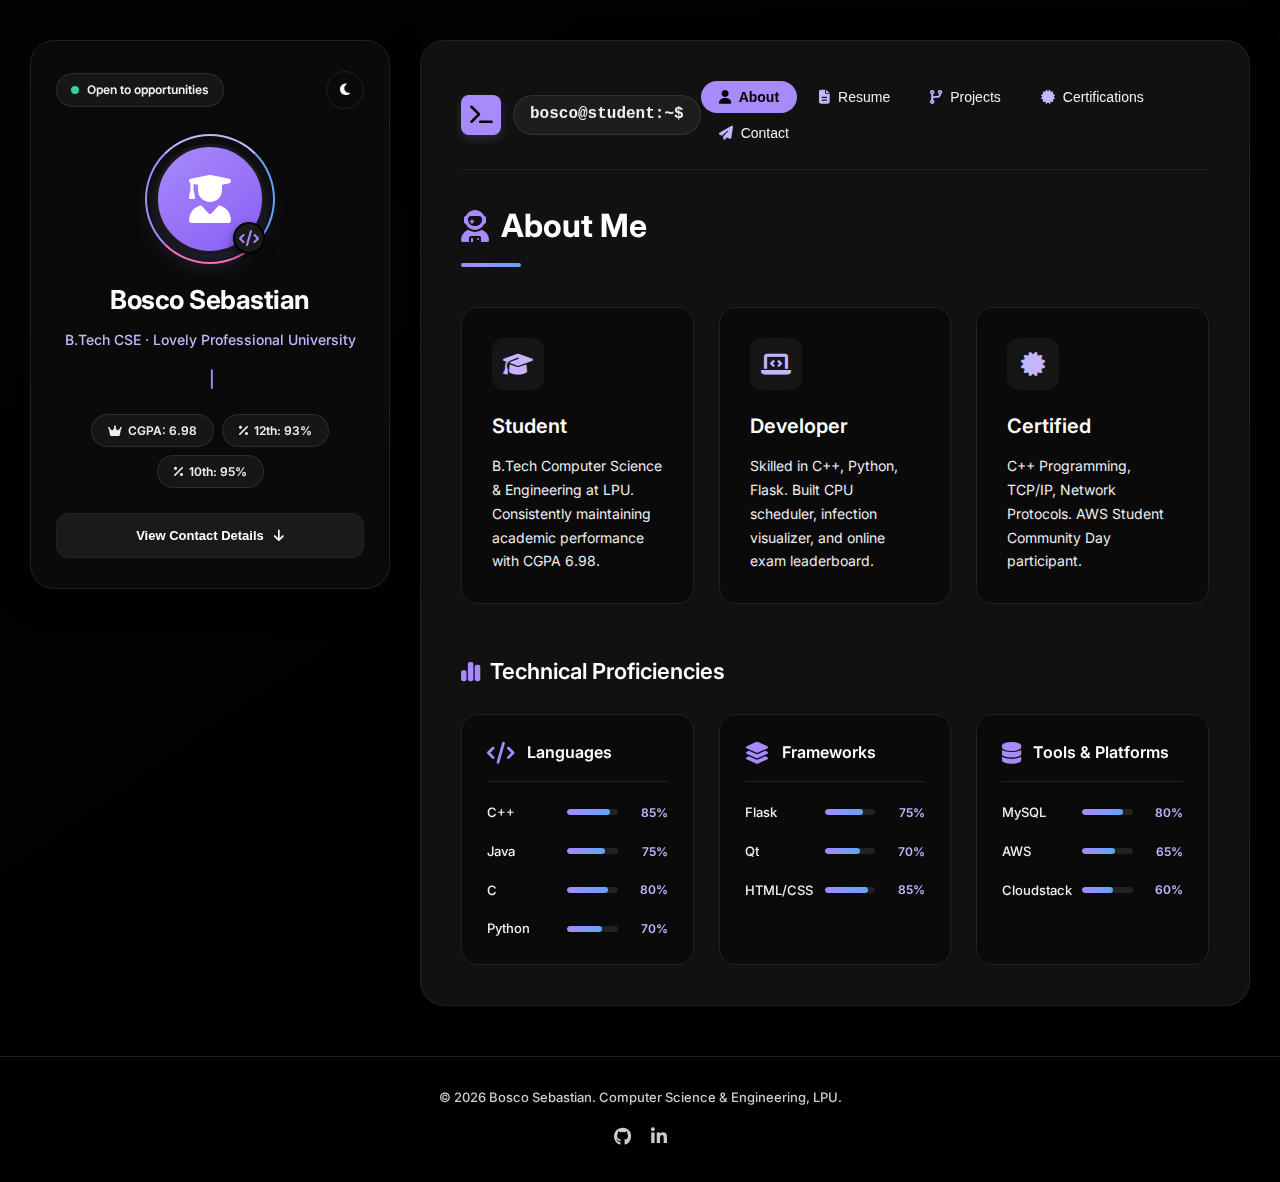
<file: index.html>
<!DOCTYPE html>
<html lang="en">

<head>
  <meta charset="UTF-8">
  <meta http-equiv="X-UA-Compatible" content="IE=edge">
  <meta name="viewport" content="width=device-width, initial-scale=1.0">
  <title>Bosco Sebastian | CSE Student - LPU</title>

  <!-- Fonts -->
  <link rel="preconnect" href="https://fonts.googleapis.com">
  <link rel="preconnect" href="https://fonts.gstatic.com" crossorigin>
  <link href="https://fonts.googleapis.com/css2?family=Inter:wght@300;400;500;600;700&display=swap" rel="stylesheet">

  <!-- Font Awesome Icons -->
  <link rel="stylesheet" href="https://cdnjs.cloudflare.com/ajax/libs/font-awesome/6.4.0/css/all.min.css">

  <!-- AOS Animation -->
  <link href="https://unpkg.com/aos@2.3.1/dist/aos.css" rel="stylesheet">

  <!-- Main CSS -->
  <link id="theme-style" rel="stylesheet" href="style.css">
</head>

<body>

  <!-- Subtle Background Pattern -->
  <div class="bg-pattern"></div>
  <div class="bg-gradient"></div>

  <main>

    <!-- 
      - #SIDEBAR - Professional with Avatar Icon
    -->
    <aside class="sidebar" data-sidebar data-aos="fade-right" data-aos-duration="1000">
      <div class="sidebar-header">
        <div class="sidebar-status">
          <span class="status-indicator"></span>
          <span class="status-text">Open to opportunities</span>
        </div>
        <button id="theme-toggle" class="theme-toggle-btn" aria-label="Switch theme">
          <i class="fas fa-sun"></i>
          <i class="fas fa-moon"></i>
        </button>
      </div>

      <div class="sidebar-info">
        <!-- PROFESSIONAL AVATAR ICON - No Photo Needed -->
        <div class="avatar-wrapper">
          <div class="avatar-icon">
            <i class="fas fa-user-graduate"></i>
          </div>
          <div class="avatar-ring"></div>
          <div class="avatar-badge">
            <i class="fas fa-code"></i>
          </div>
        </div>

        <div class="info-content">
          <h1 class="name">Bosco Sebastian</h1>
          <p class="title">B.Tech CSE · Lovely Professional University</p>
          <div class="typing-container">
            <span class="typing-text"></span>
            <span class="typing-cursor">|</span>
          </div>
          <div class="badge-container">
            <span class="badge">
              <i class="fas fa-crown"></i> CGPA: 6.98
            </span>
            <span class="badge">
              <i class="fas fa-percentage"></i> 12th: 93%
            </span>
            <span class="badge">
              <i class="fas fa-percentage"></i> 10th: 95%
            </span>
          </div>
        </div>

        <button class="expand-btn" data-sidebar-btn>
          <span>View Contact Details</span>
          <i class="fas fa-arrow-down"></i>
        </button>
      </div>

      <div class="sidebar-contact">
        <div class="separator"></div>

        <div class="contact-grid">
          <div class="contact-item">
            <div class="contact-icon">
              <i class="fas fa-envelope"></i>
            </div>
            <div class="contact-details">
              <span class="contact-label">EMAIL</span>
              <a href="mailto:bosco.sebastian37@gmail.com" class="contact-value">bosco.sebastian37@gmail.com</a>
            </div>
          </div>
          
          <div class="contact-item">
            <div class="contact-icon">
              <i class="fas fa-phone-alt"></i>
            </div>
            <div class="contact-details">
              <span class="contact-label">PHONE</span>
              <a href="tel:+916238947512" class="contact-value">+91 62389 47512</a>
            </div>
          </div>
          
          <div class="contact-item">
            <div class="contact-icon">
              <i class="fas fa-map-marker-alt"></i>
            </div>
            <div class="contact-details">
              <span class="contact-label">LOCATION</span>
              <span class="contact-value">Phagwara, Punjab</span>
            </div>
          </div>
          
          <div class="contact-item">
            <div class="contact-icon">
              <i class="fas fa-university"></i>
            </div>
            <div class="contact-details">
              <span class="contact-label">UNIVERSITY</span>
              <span class="contact-value">Lovely Professional University</span>
              <span class="contact-sub">2023 - 2027</span>
            </div>
          </div>
        </div>

        <div class="separator"></div>

        <div class="social-links">
          <a href="https://github.com/Bosco37" target="_blank" class="social-link">
            <i class="fab fa-github"></i>
            <span>GitHub</span>
          </a>
          <a href="https://www.linkedin.com/in/boscoseb/" target="_blank" class="social-link">
            <i class="fab fa-linkedin-in"></i>
            <span>LinkedIn</span>
          </a>
        </div>
      </div>
    </aside>

    <!-- 
      - #MAIN CONTENT
    -->
    <div class="main-content">

      <!-- 
        - #NAVBAR
      -->
      <nav class="navbar" data-aos="fade-down" data-aos-duration="800">
        <div class="nav-brand">
          <div class="brand-icon">
            <i class="fas fa-terminal"></i>
          </div>
          <span class="brand-text">bosco@student:~$</span>
        </div>
        <ul class="nav-list">
          <li class="nav-item">
            <button class="nav-link active" data-nav-link="about">
              <i class="fas fa-user"></i> About
            </button>
          </li>
          <li class="nav-item">
            <button class="nav-link" data-nav-link="resume">
              <i class="fas fa-file-alt"></i> Resume
            </button>
          </li>
          <li class="nav-item">
            <button class="nav-link" data-nav-link="projects">
              <i class="fas fa-code-branch"></i> Projects
            </button>
          </li>
          <li class="nav-item">
            <button class="nav-link" data-nav-link="certifications">
              <i class="fas fa-certificate"></i> Certifications
            </button>
          </li>
          <li class="nav-item">
            <button class="nav-link" data-nav-link="contact">
              <i class="fas fa-paper-plane"></i> Contact
            </button>
          </li>
        </ul>
      </nav>

      <!-- 
        - #ABOUT
      -->
      <article class="about active" data-page="about">
        <div class="section-header" data-aos="fade-up">
          <h2 class="section-title">
            <i class="fas fa-user-astronaut title-icon"></i> About Me
          </h2>
          <div class="title-line"></div>
        </div>

        <div class="about-grid">
          <div class="about-card" data-aos="fade-up" data-aos-delay="100">
            <div class="card-icon">
              <i class="fas fa-graduation-cap"></i>
            </div>
            <h3>Student</h3>
            <p>B.Tech Computer Science & Engineering at LPU. Consistently maintaining academic performance with CGPA 6.98.</p>
          </div>

          <div class="about-card" data-aos="fade-up" data-aos-delay="200">
            <div class="card-icon">
              <i class="fas fa-laptop-code"></i>
            </div>
            <h3>Developer</h3>
            <p>Skilled in C++, Python, Flask. Built CPU scheduler, infection visualizer, and online exam leaderboard.</p>
          </div>

          <div class="about-card" data-aos="fade-up" data-aos-delay="300">
            <div class="card-icon">
              <i class="fas fa-certificate"></i>
            </div>
            <h3>Certified</h3>
            <p>C++ Programming, TCP/IP, Network Protocols. AWS Student Community Day participant.</p>
          </div>
        </div>

        <!-- Skills Section -->
        <div class="skills-section" data-aos="fade-up" data-aos-delay="400">
          <h3 class="section-subtitle">
            <i class="fas fa-chart-simple"></i> Technical Proficiencies
          </h3>
          
          <div class="skills-grid">
            <div class="skill-card">
              <div class="skill-header">
                <i class="fas fa-code"></i>
                <h4>Languages</h4>
              </div>
              <div class="skill-items">
                <div class="skill-item">
                  <span>C++</span>
                  <div class="skill-bar">
                    <div class="skill-fill" style="width: 85%"></div>
                  </div>
                  <span class="skill-percent">85%</span>
                </div>
                <div class="skill-item">
                  <span>Java</span>
                  <div class="skill-bar">
                    <div class="skill-fill" style="width: 75%"></div>
                  </div>
                  <span class="skill-percent">75%</span>
                </div>
                <div class="skill-item">
                  <span>C</span>
                  <div class="skill-bar">
                    <div class="skill-fill" style="width: 80%"></div>
                  </div>
                  <span class="skill-percent">80%</span>
                </div>
                <div class="skill-item">
                  <span>Python</span>
                  <div class="skill-bar">
                    <div class="skill-fill" style="width: 70%"></div>
                  </div>
                  <span class="skill-percent">70%</span>
                </div>
              </div>
            </div>

            <div class="skill-card">
              <div class="skill-header">
                <i class="fas fa-layer-group"></i>
                <h4>Frameworks</h4>
              </div>
              <div class="skill-items">
                <div class="skill-item">
                  <span>Flask</span>
                  <div class="skill-bar">
                    <div class="skill-fill" style="width: 75%"></div>
                  </div>
                  <span class="skill-percent">75%</span>
                </div>
                <div class="skill-item">
                  <span>Qt</span>
                  <div class="skill-bar">
                    <div class="skill-fill" style="width: 70%"></div>
                  </div>
                  <span class="skill-percent">70%</span>
                </div>
                <div class="skill-item">
                  <span>HTML/CSS</span>
                  <div class="skill-bar">
                    <div class="skill-fill" style="width: 85%"></div>
                  </div>
                  <span class="skill-percent">85%</span>
                </div>
              </div>
            </div>

            <div class="skill-card">
              <div class="skill-header">
                <i class="fas fa-database"></i>
                <h4>Tools & Platforms</h4>
              </div>
              <div class="skill-items">
                <div class="skill-item">
                  <span>MySQL</span>
                  <div class="skill-bar">
                    <div class="skill-fill" style="width: 80%"></div>
                  </div>
                  <span class="skill-percent">80%</span>
                </div>
                <div class="skill-item">
                  <span>AWS</span>
                  <div class="skill-bar">
                    <div class="skill-fill" style="width: 65%"></div>
                  </div>
                  <span class="skill-percent">65%</span>
                </div>
                <div class="skill-item">
                  <span>Cloudstack</span>
                  <div class="skill-bar">
                    <div class="skill-fill" style="width: 60%"></div>
                  </div>
                  <span class="skill-percent">60%</span>
                </div>
              </div>
            </div>
          </div>
        </div>
      </article>

      <!-- 
        - #RESUME
      -->
      <article class="resume" data-page="resume">
        <div class="section-header" data-aos="fade-up">
          <h2 class="section-title">
            <i class="fas fa-stream title-icon"></i> Academic Resume
          </h2>
          <div class="title-line"></div>
        </div>

        <div class="resume-grid">
          <!-- Education Column -->
          <div class="resume-card" data-aos="fade-up" data-aos-delay="100">
            <div class="resume-header">
              <i class="fas fa-graduation-cap"></i>
              <h3>Education</h3>
            </div>
            
            <div class="timeline">
              <div class="timeline-item">
                <div class="timeline-marker"></div>
                <div class="timeline-content">
                  <span class="timeline-badge">Current</span>
                  <h4>B.Tech Computer Science & Engineering</h4>
                  <p class="timeline-institution">Lovely Professional University</p>
                  <p class="timeline-meta">CGPA: 6.98 | 2023 - 2027</p>
                </div>
              </div>
              
              <div class="timeline-item">
                <div class="timeline-marker"></div>
                <div class="timeline-content">
                  <span class="timeline-badge">Completed</span>
                  <h4>Intermediate (Class 12)</h4>
                  <p class="timeline-institution">Marygiri Higher Secondary School</p>
                  <p class="timeline-meta">Percentage: 93% | 2021 - 2023</p>
                </div>
              </div>
              
              <div class="timeline-item">
                <div class="timeline-marker"></div>
                <div class="timeline-content">
                  <span class="timeline-badge">Completed</span>
                  <h4>Matriculation (Class 10)</h4>
                  <p class="timeline-institution">Marygiri Higher Secondary School</p>
                  <p class="timeline-meta">Percentage: 95% | 2020 - 2021</p>
                </div>
              </div>
            </div>
          </div>

          <!-- Training & Achievements Column -->
          <div class="resume-card" data-aos="fade-up" data-aos-delay="200">
            <div class="resume-header">
              <i class="fas fa-trophy"></i>
              <h3>Training & Achievements</h3>
            </div>
            
            <div class="timeline">
              <div class="timeline-item">
                <div class="timeline-marker"></div>
                <div class="timeline-content">
                  <span class="timeline-badge">Training</span>
                  <h4>Mastering C++ Programming</h4>
                  <p class="timeline-institution">Lovely Professional University</p>
                  <p class="timeline-meta">Jun 2025 - Jul 2025</p>
                  <div class="timeline-tags">
                    <span>C++</span>
                    <span>STL</span>
                    <span>Qt</span>
                  </div>
                </div>
              </div>
              
              <div class="timeline-item">
                <div class="timeline-marker"></div>
                <div class="timeline-content">
                  <span class="timeline-badge">Event</span>
                  <h4>AWS Student Community Day</h4>
                  <p class="timeline-institution">Jalandhar</p>
                  <p class="timeline-meta">Workshop Participant • Nov 2025</p>
                </div>
              </div>
              
              <div class="timeline-item">
                <div class="timeline-marker"></div>
                <div class="timeline-content">
                  <span class="timeline-badge">Hackathon</span>
                  <h4>Code Off Duty</h4>
                  <p class="timeline-institution">Campus-level</p>
                  <p class="timeline-meta">Participant • Mar 2024</p>
                </div>
              </div>
            </div>
          </div>
        </div>

        <!-- Certifications Compact -->
        <div class="cert-compact" data-aos="fade-up" data-aos-delay="300">
          <div class="resume-header">
            <i class="fas fa-certificate"></i>
            <h3>Certifications</h3>
          </div>
          <div class="cert-compact-grid">
            <div class="cert-compact-item">
              <i class="fas fa-network-wired"></i>
              <div>
                <h4>TCP/IP and Advanced Topics</h4>
                <p>Coursera • Nov 2024</p>
              </div>
            </div>
            <div class="cert-compact-item">
              <i class="fas fa-diagram-project"></i>
              <div>
                <h4>Peer-to-Peer Protocols and LAN</h4>
                <p>Coursera • Oct 2024</p>
              </div>
            </div>
            <div class="cert-compact-item">
              <i class="fas fa-wifi"></i>
              <div>
                <h4>Fundamentals of Network Communication</h4>
                <p>Coursera • Sep 2024</p>
              </div>
            </div>
            <div class="cert-compact-item">
              <i class="fas fa-code"></i>
              <div>
                <h4>Mastering C++ Programming</h4>
                <p>LPU • Jun 2025</p>
              </div>
            </div>
          </div>
        </div>
      </article>

      <!-- 
        - #PROJECTS
      -->
      <article class="projects" data-page="projects">
        <div class="section-header" data-aos="fade-up">
          <h2 class="section-title">
            <i class="fas fa-flask title-icon"></i> Academic Projects
          </h2>
          <div class="title-line"></div>
        </div>

        <div class="projects-grid">
          <div class="project-card" data-aos="fade-up" data-aos-delay="100">
            <div class="project-icon">
              <i class="fas fa-trophy"></i>
            </div>
            <span class="project-category">Flask</span>
            <h3>Online Exam Leaderboard</h3>
            <p class="project-description">Quiz platform with auto-scoring and real-time leaderboard. Built with Flask and Jinja2 templating.</p>
            <div class="project-tech-stack">
              <span>Flask</span>
              <span>Python</span>
              <span>Jinja2</span>
              <span>HTML/CSS</span>
            </div>
            <div class="project-footer">
              <a href="#" class="project-link"><i class="fab fa-github"></i> Repository</a>
            </div>
          </div>

          <div class="project-card" data-aos="fade-up" data-aos-delay="200">
            <div class="project-icon">
              <i class="fas fa-microchip"></i>
            </div>
            <span class="project-category">C++</span>
            <h3>CPU Scheduler Simulator</h3>
            <p class="project-description">Implementation of FCFS, SJF, Priority, and Round Robin algorithms with Gantt chart visualization.</p>
            <div class="project-tech-stack">
              <span>C++</span>
              <span>STL</span>
              <span>Algorithms</span>
              <span>OOP</span>
            </div>
            <div class="project-footer">
              <a href="#" class="project-link"><i class="fab fa-github"></i> Repository</a>
            </div>
          </div>

          <div class="project-card" data-aos="fade-up" data-aos-delay="300">
            <div class="project-icon">
              <i class="fas fa-project-diagram"></i>
            </div>
            <span class="project-category">C++/Qt</span>
            <h3>Network Infection Visualizer</h3>
            <p class="project-description">Qt-based tool to visualize BFS/DFS infection spread across network topologies for educational purposes.</p>
            <div class="project-tech-stack">
              <span>C++</span>
              <span>Qt</span>
              <span>BFS/DFS</span>
              <span>Graphs</span>
            </div>
            <div class="project-footer">
              <a href="#" class="project-link"><i class="fab fa-github"></i> Repository</a>
            </div>
          </div>
        </div>
      </article>

      <!-- 
        - #CERTIFICATIONS
      -->
      <article class="certifications" data-page="certifications">
        <div class="section-header" data-aos="fade-up">
          <h2 class="section-title">
            <i class="fas fa-certificate title-icon"></i> Certifications
          </h2>
          <div class="title-line"></div>
        </div>

        <div class="certs-display">
          <div class="cert-card" data-aos="fade-up" data-aos-delay="100">
            <div class="cert-icon">
              <i class="fas fa-network-wired"></i>
            </div>
            <div class="cert-body">
              <h3>TCP/IP and Advanced Topics</h3>
              <p class="cert-issuer">Coursera</p>
              <p class="cert-date">Issued Nov 2024</p>
            </div>
          </div>
          <div class="cert-card" data-aos="fade-up" data-aos-delay="200">
            <div class="cert-icon">
              <i class="fas fa-diagram-project"></i>
            </div>
            <div class="cert-body">
              <h3>Peer-to-Peer Protocols & LAN</h3>
              <p class="cert-issuer">Coursera</p>
              <p class="cert-date">Issued Oct 2024</p>
            </div>
          </div>
          <div class="cert-card" data-aos="fade-up" data-aos-delay="300">
            <div class="cert-icon">
              <i class="fas fa-wifi"></i>
            </div>
            <div class="cert-body">
              <h3>Network Communication Fundamentals</h3>
              <p class="cert-issuer">Coursera</p>
              <p class="cert-date">Issued Sep 2024</p>
            </div>
          </div>
          <div class="cert-card" data-aos="fade-up" data-aos-delay="400">
            <div class="cert-icon">
              <i class="fas fa-code"></i>
            </div>
            <div class="cert-body">
              <h3>Mastering C++ Programming</h3>
              <p class="cert-issuer">Lovely Professional University</p>
              <p class="cert-date">Issued Jun 2025</p>
            </div>
          </div>
        </div>
      </article>

      <!-- 
        - #CONTACT
      -->
      <article class="contact" data-page="contact">
        <div class="section-header" data-aos="fade-up">
          <h2 class="section-title">
            <i class="fas fa-paper-plane title-icon"></i> Get In Touch
          </h2>
          <div class="title-line"></div>
        </div>

        <div class="contact-wrapper">
          <div class="contact-cards" data-aos="fade-up" data-aos-delay="100">
            <div class="contact-method">
              <i class="fas fa-envelope"></i>
              <h4>Email</h4>
              <a href="mailto:bosco.sebastian37@gmail.com">bosco.sebastian37@gmail.com</a>
            </div>
            <div class="contact-method">
              <i class="fas fa-phone-alt"></i>
              <h4>Phone</h4>
              <a href="tel:+9162389 47512">+91 62389 47512</a>
            </div>
            <div class="contact-method">
              <i class="fas fa-map-marker-alt"></i>
              <h4>Campus</h4>
              <p>Phagwara, Punjab • LPU</p>
            </div>
          </div>

          <div class="contact-form-card" data-aos="fade-up" data-aos-delay="200">
            <h3>Send a Message</h3>
            <form id="contactForm">
              <div class="form-row">
                <input type="text" placeholder="Your Name" required>
                <input type="email" placeholder="Your Email" required>
              </div>
              <textarea placeholder="Your Message" rows="4" required></textarea>
              <button type="submit" class="submit-btn">
                <span>Send Message</span>
                <i class="fas fa-paper-plane"></i>
              </button>
            </form>
          </div>
        </div>
      </article>
    </div>
  </main>

  <!-- FOOTER -->
  <footer class="footer">
    <div class="footer-container">
      <p>© 2026 Bosco Sebastian. Computer Science & Engineering, LPU.</p>
      <div class="footer-social">
        <a href="https://github.com/Bosco37" target="_blank"><i class="fab fa-github"></i></a>
        <a href="https://www.linkedin.com/in/boscoseb/" target="_blank"><i class="fab fa-linkedin-in"></i></a>
      </div>
    </div>
  </footer>

  <!-- Scripts -->
  <script src="https://unpkg.com/aos@2.3.1/dist/aos.js"></script>
  <script src="script.js"></script>
</body>

</html>
</file>
<file: style.css>
:root {
  --primary: #a78bfa;
  --primary-light: #c4b5fd;
  --primary-dark: #8b5cf6;
  --secondary: #60a5fa;
  --accent: #f472b6;
  --success: #34d399;
  --warning: #fbbf24;
  
  --bg-primary: #000000;
  --bg-secondary: #0a0a0a;
  --bg-card: #111111;
  --bg-sidebar: #0a0a0a;
  --text-primary: #ffffff;
  --text-secondary: #f0f0f0;
  --text-muted: #cccccc;
  --border: #222222;
  --shadow: 0 8px 30px rgba(0, 0, 0, 0.8);
  --card-shadow: 0 4px 20px rgba(0, 0, 0, 0.5);
  
  --font-main: 'Inter', -apple-system, BlinkMacSystemFont, sans-serif;
  
  --transition: all 0.3s ease;
  
  --radius-sm: 8px;
  --radius-md: 12px;
  --radius-lg: 16px;
  --radius-xl: 24px;
}

body.light-mode {
  --primary: #8b5cf6;
  --primary-light: #a78bfa;
  --primary-dark: #7c3aed;
  --secondary: #3b82f6;
  --accent: #ec4899;
  --success: #10b981;
  --warning: #f59e0b;
  
  --bg-primary: #f8fafc;
  --bg-secondary: #f1f5f9;
  --bg-card: #ffffff;
  --bg-sidebar: #ffffff;
  --text-primary: #0f172a;
  --text-secondary: #1e293b;
  --text-muted: #475569;
  --border: #e2e8f0;
  --shadow: 0 8px 30px rgba(0, 0, 0, 0.1);
  --card-shadow: 0 4px 20px rgba(0, 0, 0, 0.05);
}

* {
  margin: 0;
  padding: 0;
  box-sizing: border-box;
}

body {
  font-family: var(--font-main);
  background: var(--bg-primary);
  color: var(--text-primary);
  line-height: 1.6;
  transition: background-color 0.3s ease, color 0.3s ease, border-color 0.3s ease;
}

.bg-pattern {
  position: fixed;
  top: 0;
  left: 0;
  width: 100%;
  height: 100%;
  background-image: 
    radial-gradient(circle at 20% 30%, rgba(167, 139, 250, 0.03) 0px, transparent 300px),
    radial-gradient(circle at 80% 70%, rgba(96, 165, 250, 0.03) 0px, transparent 400px);
  z-index: -1;
  pointer-events: none;
}

.bg-gradient {
  position: fixed;
  top: 0;
  left: 0;
  width: 100%;
  height: 100%;
  background: linear-gradient(145deg, rgba(167, 139, 250, 0.02) 0%, transparent 100%);
  z-index: -1;
  pointer-events: none;
}

main {
  max-width: 1400px;
  margin: 40px auto;
  padding: 0 30px;
  display: grid;
  grid-template-columns: 360px 1fr;
  gap: 30px;
}

@media (max-width: 1024px) {
  main {
    grid-template-columns: 1fr;
    margin: 20px auto;
    padding: 0 20px;
  }
}

.sidebar {
  background: var(--bg-sidebar);
  border-radius: var(--radius-xl);
  padding: 30px 25px;
  box-shadow: var(--shadow);
  border: 1px solid var(--border);
  height: fit-content;
  position: sticky;
  top: 30px;
  transition: background-color 0.3s ease, border-color 0.3s ease;
}

@media (max-width: 1024px) {
  .sidebar {
    position: static;
  }
}

.sidebar-header {
  display: flex;
  justify-content: space-between;
  align-items: center;
  margin-bottom: 30px;
}

.sidebar-status {
  display: flex;
  align-items: center;
  gap: 8px;
  background: rgba(255, 255, 255, 0.05);
  padding: 6px 14px;
  border-radius: 30px;
  border: 1px solid rgba(255, 255, 255, 0.1);
}

.theme-toggle-btn {
  width: 38px;
  height: 38px;
  border-radius: 50%;
  background: transparent;
  border: 1px solid var(--border);
  color: var(--text-primary);
  display: flex;
  align-items: center;
  justify-content: center;
  cursor: pointer;
  transition: var(--transition);
}

.theme-toggle-btn:hover {
  background: var(--primary);
  color: white;
  border-color: var(--primary);
  transform: rotate(180deg);
}

.theme-toggle-btn .fa-sun {
  display: none;
}

.theme-toggle-btn .fa-moon {
  display: block;
}

body.light-mode .theme-toggle-btn .fa-sun {
  display: block;
}

body.light-mode .theme-toggle-btn .fa-moon {
  display: none;
}

.status-indicator {
  width: 8px;
  height: 8px;
  background: var(--success);
  border-radius: 50%;
  animation: pulse 2s infinite;
}

@keyframes pulse {
  0%, 100% { opacity: 1; transform: scale(1); }
  50% { opacity: 0.5; transform: scale(0.8); }
}

.status-text {
  font-size: 12px;
  font-weight: 600;
  color: var(--text-secondary);
}

.avatar-wrapper {
  position: relative;
  width: 120px;
  height: 120px;
  margin: 0 auto 20px;
  display: flex;
  align-items: center;
  justify-content: center;
}

.avatar-icon {
  width: 110px;
  height: 110px;
  background: linear-gradient(145deg, var(--primary), var(--primary-dark));
  border-radius: 50%;
  display: flex;
  align-items: center;
  justify-content: center;
  color: white;
  font-size: 48px;
  box-shadow: 0 10px 25px rgba(167, 139, 250, 0.2);
  transition: var(--transition);
  border: 3px solid #1a1a1a;
}

.avatar-icon:hover {
  transform: scale(1.05);
  box-shadow: 0 15px 30px rgba(167, 139, 250, 0.3);
}

.avatar-ring {
  position: absolute;
  top: -5px;
  left: -5px;
  right: -5px;
  bottom: -5px;
  border-radius: 50%;
  border: 2px solid transparent;
  border-top-color: var(--primary-light);
  border-right-color: var(--secondary);
  border-bottom-color: var(--accent);
  border-left-color: var(--primary);
  animation: spin 8s linear infinite;
}

@keyframes spin {
  0% { transform: rotate(0deg); }
  100% { transform: rotate(360deg); }
}

.avatar-badge {
  position: absolute;
  bottom: 5px;
  right: 5px;
  width: 32px;
  height: 32px;
  background: #1a1a1a;
  border-radius: 50%;
  display: flex;
  align-items: center;
  justify-content: center;
  color: var(--primary);
  font-size: 16px;
  box-shadow: 0 5px 10px rgba(0, 0, 0, 0.5);
  border: 2px solid #000;
}

.info-content {
  text-align: center;
  margin-bottom: 25px;
}

.name {
  font-size: 26px;
  font-weight: 700;
  color: var(--text-primary);
  margin-bottom: 8px;
  letter-spacing: -0.5px;
}

.title {
  font-size: 14px;
  color: var(--primary-light);
  margin-bottom: 15px;
  font-weight: 500;
}

.typing-container {
  display: flex;
  justify-content: center;
  align-items: center;
  margin-bottom: 20px;
  height: 28px;
}

.typing-text {
  color: var(--text-secondary);
  font-size: 15px;
  font-weight: 500;
}

.typing-cursor {
  color: var(--primary);
  animation: blink 1s infinite;
  margin-left: 4px;
  font-weight: 600;
}

@keyframes blink {
  0%, 50% { opacity: 1; }
  51%, 100% { opacity: 0; }
}

.badge-container {
  display: flex;
  flex-wrap: wrap;
  justify-content: center;
  gap: 8px;
  margin-bottom: 20px;
}

.badge {
  background: rgba(255, 255, 255, 0.05);
  color: var(--text-secondary);
  padding: 6px 16px;
  border-radius: 30px;
  font-size: 12px;
  font-weight: 600;
  display: inline-flex;
  align-items: center;
  gap: 6px;
  border: 1px solid rgba(255, 255, 255, 0.1);
}

.expand-btn {
  width: 100%;
  background: #1a1a1a;
  border: 1px solid var(--border);
  color: var(--text-primary);
  padding: 14px;
  border-radius: var(--radius-md);
  display: flex;
  align-items: center;
  justify-content: center;
  gap: 10px;
  font-size: 13px;
  font-weight: 600;
  cursor: pointer;
  transition: var(--transition);
}

.expand-btn:hover {
  background: var(--primary);
  color: #000;
  border-color: var(--primary);
  transform: translateY(-2px);
}

.sidebar.active .expand-btn i {
  transform: rotate(180deg);
}

.sidebar-contact {
  max-height: 0;
  overflow: hidden;
  transition: max-height 0.5s ease;
}

.sidebar.active .sidebar-contact {
  max-height: 600px;
}

.separator {
  height: 1px;
  background: var(--border);
  margin: 25px 0;
}

.contact-grid {
  display: grid;
  grid-template-columns: 1fr;
  gap: 20px;
  margin-bottom: 20px;
}

.contact-item {
  display: flex;
  align-items: center;
  gap: 15px;
  padding: 5px;
  border-radius: var(--radius-md);
  transition: var(--transition);
}

.contact-item:hover {
  background: rgba(255, 255, 255, 0.03);
  transform: translateX(5px);
}

.contact-icon {
  width: 42px;
  height: 42px;
  background: rgba(255, 255, 255, 0.05);
  border-radius: var(--radius-sm);
  display: flex;
  align-items: center;
  justify-content: center;
  color: var(--primary-light);
  font-size: 16px;
  transition: var(--transition);
}

.contact-item:hover .contact-icon {
  background: var(--primary);
  color: #000;
}

.contact-details {
  flex: 1;
}

.contact-label {
  font-size: 10px;
  color: var(--text-muted);
  font-weight: 600;
  text-transform: uppercase;
  letter-spacing: 0.5px;
  display: block;
  margin-bottom: 2px;
}

.contact-value {
  font-size: 14px;
  color: var(--text-primary);
  text-decoration: none;
  font-weight: 600;
  transition: var(--transition);
  display: block;
}

.contact-value:hover {
  color: var(--primary);
}

.contact-sub {
  font-size: 11px;
  color: var(--text-muted);
  font-weight: 500;
  display: block;
  margin-top: 2px;
}

.social-links {
  display: flex;
  gap: 12px;
  margin-top: 20px;
}

.social-link {
  flex: 1;
  display: flex;
  align-items: center;
  justify-content: center;
  gap: 8px;
  padding: 12px;
  background: rgba(255, 255, 255, 0.05);
  border: 1px solid rgba(255, 255, 255, 0.1);
  border-radius: var(--radius-md);
  color: var(--text-primary);
  text-decoration: none;
  font-size: 13px;
  font-weight: 600;
  transition: var(--transition);
}

.social-link:hover {
  background: var(--primary);
  color: #000;
  border-color: var(--primary);
  transform: translateY(-3px);
}

.navbar {
  display: flex;
  justify-content: space-between;
  align-items: center;
  padding-bottom: 20px;
  margin-bottom: 30px;
  border-bottom: 1px solid var(--border);
}

@media (max-width: 768px) {
  .navbar {
    flex-direction: column;
    gap: 15px;
    align-items: flex-start;
  }
}

.nav-brand {
  display: flex;
  align-items: center;
  gap: 12px;
}

.brand-icon {
  width: 40px;
  height: 40px;
  background: var(--primary);
  border-radius: var(--radius-sm);
  display: flex;
  align-items: center;
  justify-content: center;
  color: #000;
  font-size: 20px;
  font-weight: bold;
  box-shadow: 0 4px 10px rgba(167, 139, 250, 0.2);
}

.brand-text {
  font-size: 16px;
  font-weight: 600;
  color: var(--text-secondary);
  font-family: monospace;
  background: rgba(255, 255, 255, 0.05);
  padding: 6px 16px;
  border-radius: 30px;
  border: 1px solid rgba(255, 255, 255, 0.1);
}

.nav-list {
  display: flex;
  gap: 4px;
  list-style: none;
  flex-wrap: wrap;
}

.nav-link {
  background: transparent;
  border: none;
  padding: 8px 18px;
  font-size: 14px;
  font-weight: 500;
  color: var(--text-secondary);
  border-radius: 30px;
  cursor: pointer;
  transition: var(--transition);
  display: flex;
  align-items: center;
  gap: 8px;
}

.nav-link i {
  font-size: 14px;
  color: var(--primary-light);
}

.nav-link:hover {
  color: var(--text-primary);
  background: rgba(255, 255, 255, 0.05);
}

.nav-link.active {
  background: var(--primary);
  color: #000;
  font-weight: 600;
}

.nav-link.active i {
  color: #000;
}

.main-content {
  background: var(--bg-card);
  border-radius: var(--radius-xl);
  padding: 40px;
  box-shadow: var(--shadow);
  border: 1px solid var(--border);
  transition: background-color 0.3s ease, border-color 0.3s ease;
}

@media (max-width: 768px) {
  .main-content {
    padding: 25px;
  }
}

article {
  display: none;
}

article.active {
  display: block;
  animation: fadeIn 0.5s ease;
}

@keyframes fadeIn {
  from { opacity: 0; transform: translateY(10px); }
  to { opacity: 1; transform: translateY(0); }
}

.section-header {
  margin-bottom: 40px;
}

.section-title {
  font-size: 32px;
  font-weight: 700;
  color: var(--text-primary);
  margin-bottom: 12px;
  display: flex;
  align-items: center;
  gap: 12px;
}

.title-icon {
  color: var(--primary);
  font-size: 32px;
}

.title-line {
  width: 60px;
  height: 4px;
  background: linear-gradient(90deg, var(--primary), var(--secondary));
  border-radius: 4px;
}

.section-subtitle {
  font-size: 22px;
  font-weight: 600;
  color: var(--text-primary);
  margin-bottom: 25px;
  display: flex;
  align-items: center;
  gap: 10px;
}

.section-subtitle i {
  color: var(--primary);
}

.about-grid {
  display: grid;
  grid-template-columns: repeat(3, 1fr);
  gap: 25px;
  margin-bottom: 50px;
}

@media (max-width: 768px) {
  .about-grid {
    grid-template-columns: 1fr;
  }
}

.about-card {
  background: var(--bg-secondary);
  border-radius: var(--radius-lg);
  padding: 30px;
  border: 1px solid var(--border);
  transition: var(--transition);
}

.about-card:hover {
  transform: translateY(-5px);
  border-color: var(--primary);
  box-shadow: 0 8px 25px rgba(167, 139, 250, 0.1);
}

.card-icon {
  width: 52px;
  height: 52px;
  background: rgba(255, 255, 255, 0.05);
  border-radius: var(--radius-md);
  display: flex;
  align-items: center;
  justify-content: center;
  color: var(--primary-light);
  font-size: 24px;
  margin-bottom: 20px;
  transition: var(--transition);
}

.about-card:hover .card-icon {
  background: var(--primary);
  color: #000;
}

.about-card h3 {
  font-size: 20px;
  font-weight: 600;
  color: var(--text-primary);
  margin-bottom: 12px;
}

.about-card p {
  color: var(--text-secondary);
  font-size: 14px;
  line-height: 1.7;
}

.skills-section {
  margin-top: 20px;
}

.skills-grid {
  display: grid;
  grid-template-columns: repeat(3, 1fr);
  gap: 25px;
}

@media (max-width: 768px) {
  .skills-grid {
    grid-template-columns: 1fr;
  }
}

.skill-card {
  background: var(--bg-secondary);
  border-radius: var(--radius-lg);
  padding: 25px;
  border: 1px solid var(--border);
  transition: var(--transition);
}

.skill-card:hover {
  border-color: var(--primary);
  transform: translateY(-3px);
}

.skill-header {
  display: flex;
  align-items: center;
  gap: 12px;
  margin-bottom: 20px;
  padding-bottom: 15px;
  border-bottom: 1px solid var(--border);
}

.skill-header i {
  font-size: 22px;
  color: var(--primary);
}

.skill-header h4 {
  font-size: 16px;
  font-weight: 600;
  color: var(--text-primary);
}

.skill-items {
  display: flex;
  flex-direction: column;
  gap: 18px;
}

.skill-item {
  display: flex;
  align-items: center;
  gap: 10px;
}

.skill-item span:first-child {
  min-width: 70px;
  font-size: 13px;
  font-weight: 500;
  color: var(--text-secondary);
}

.skill-bar {
  flex: 1;
  height: 6px;
  background: rgba(255, 255, 255, 0.1);
  border-radius: 10px;
  overflow: hidden;
}

.skill-fill {
  height: 100%;
  background: linear-gradient(90deg, var(--primary), var(--secondary));
  border-radius: 10px;
  transition: width 1s ease;
}

.skill-percent {
  min-width: 40px;
  font-size: 12px;
  color: var(--primary-light);
  font-weight: 600;
  text-align: right;
}

.resume-grid {
  display: grid;
  grid-template-columns: 1fr 1fr;
  gap: 30px;
  margin-bottom: 40px;
}

@media (max-width: 768px) {
  .resume-grid {
    grid-template-columns: 1fr;
  }
}

.resume-card {
  background: var(--bg-secondary);
  border-radius: var(--radius-lg);
  padding: 25px;
  border: 1px solid var(--border);
}

.resume-header {
  display: flex;
  align-items: center;
  gap: 12px;
  margin-bottom: 25px;
  padding-bottom: 12px;
  border-bottom: 1px solid var(--border);
}

.resume-header i {
  font-size: 22px;
  color: var(--primary);
}

.resume-header h3 {
  font-size: 18px;
  font-weight: 600;
  color: var(--text-primary);
}

.timeline {
  position: relative;
  padding-left: 20px;
}

.timeline::before {
  content: '';
  position: absolute;
  left: 0;
  top: 8px;
  bottom: 8px;
  width: 2px;
  background: linear-gradient(to bottom, var(--primary), var(--secondary));
}

.timeline-item {
  position: relative;
  margin-bottom: 30px;
}

.timeline-marker {
  position: absolute;
  left: -24px;
  top: 8px;
  width: 12px;
  height: 12px;
  background: var(--primary);
  border: 2px solid #000;
  border-radius: 50%;
  transition: var(--transition);
}

.timeline-item:hover .timeline-marker {
  transform: scale(1.3);
  box-shadow: 0 0 0 3px rgba(167, 139, 250, 0.3);
}

.timeline-content {
  background: var(--bg-card);
  padding: 18px;
  border-radius: var(--radius-md);
  transition: var(--transition);
  border: 1px solid var(--border);
}

.timeline-item:hover .timeline-content {
  border-color: var(--primary);
  transform: translateX(4px);
}

.timeline-badge {
  display: inline-block;
  padding: 4px 12px;
  background: rgba(255, 255, 255, 0.05);
  color: var(--primary-light);
  border-radius: 20px;
  font-size: 10px;
  font-weight: 700;
  text-transform: uppercase;
  letter-spacing: 0.5px;
  margin-bottom: 10px;
}

.timeline-content h4 {
  font-size: 16px;
  font-weight: 600;
  color: var(--text-primary);
  margin-bottom: 6px;
}

.timeline-institution {
  color: var(--text-secondary);
  font-size: 13px;
  font-weight: 500;
  margin-bottom: 6px;
}

.timeline-meta {
  color: var(--text-muted);
  font-size: 12px;
  font-weight: 500;
  margin-bottom: 10px;
}

.timeline-tags {
  display: flex;
  flex-wrap: wrap;
  gap: 6px;
  margin-top: 10px;
}

.timeline-tags span {
  padding: 4px 10px;
  background: rgba(255, 255, 255, 0.05);
  color: var(--text-secondary);
  border-radius: 20px;
  font-size: 11px;
  font-weight: 500;
}

.cert-compact {
  background: var(--bg-secondary);
  border-radius: var(--radius-lg);
  padding: 25px;
  border: 1px solid var(--border);
  margin-top: 20px;
  position: relative;
  overflow: hidden;
}

.cert-compact::before {
  content: '';
  position: absolute;
  top: 0;
  left: 0;
  right: 0;
  height: 3px;
  background: linear-gradient(90deg, var(--primary), var(--secondary), var(--accent));
  background-size: 200% 200%;
  animation: gradientShift 3s infinite;
}

@keyframes gradientShift {
  0% { background-position: 0% 50%; }
  50% { background-position: 100% 50%; }
  100% { background-position: 0% 50%; }
}

.cert-compact-grid {
  display: grid;
  grid-template-columns: repeat(2, 1fr);
  gap: 20px;
  margin-top: 25px;
}

@media (max-width: 768px) {
  .cert-compact-grid {
    grid-template-columns: 1fr;
  }
}

.cert-compact-item {
  display: flex;
  align-items: center;
  gap: 18px;
  padding: 20px;
  background: linear-gradient(145deg, var(--bg-card), #1a1a1a);
  border-radius: var(--radius-lg);
  transition: all 0.4s cubic-bezier(0.175, 0.885, 0.32, 1.275);
  border: 1px solid var(--border);
  text-decoration: none;
  position: relative;
  overflow: hidden;
  box-shadow: 0 4px 15px rgba(0, 0, 0, 0.3);
}

.cert-compact-item::before {
  content: '';
  position: absolute;
  top: 0;
  left: 0;
  width: 100%;
  height: 100%;
  background: linear-gradient(45deg, transparent, rgba(167, 139, 250, 0.1), transparent);
  transform: translateX(-100%);
  transition: transform 0.6s ease;
}

.cert-compact-item:hover::before {
  transform: translateX(100%);
}

.cert-compact-item::after {
  content: '';
  position: absolute;
  bottom: 0;
  left: 0;
  width: 100%;
  height: 2px;
  background: linear-gradient(90deg, var(--primary), var(--secondary), var(--accent));
  transform: scaleX(0);
  transform-origin: left;
  transition: transform 0.4s ease;
}

.cert-compact-item:hover {
  transform: translateY(-8px) scale(1.02);
  border-color: var(--primary);
  box-shadow: 0 15px 30px rgba(167, 139, 250, 0.3);
  background: linear-gradient(145deg, #1f1f1f, #2a2a2a);
}

.cert-compact-item:hover::after {
  transform: scaleX(1);
}

.cert-compact-item i {
  width: 54px;
  height: 54px;
  background: linear-gradient(135deg, rgba(167, 139, 250, 0.2), rgba(96, 165, 250, 0.2));
  border-radius: 50%;
  display: flex;
  align-items: center;
  justify-content: center;
  color: var(--primary);
  font-size: 24px;
  transition: all 0.4s ease;
  flex-shrink: 0;
  border: 2px solid transparent;
  box-shadow: 0 4px 10px rgba(167, 139, 250, 0.2);
}

.cert-compact-item:hover i {
  background: linear-gradient(135deg, var(--primary), var(--secondary));
  color: #000;
  transform: rotate(360deg) scale(1.1);
  border-color: #fff;
  box-shadow: 0 0 20px rgba(167, 139, 250, 0.6);
}

.cert-compact-item div {
  flex: 1;
}

.cert-compact-item h4 {
  font-size: 16px;
  font-weight: 700;
  color: var(--text-primary);
  margin-bottom: 6px;
  transition: all 0.3s ease;
  position: relative;
  display: inline-block;
}

.cert-compact-item:hover h4 {
  color: var(--primary);
  transform: translateX(5px);
  text-shadow: 0 0 10px rgba(167, 139, 250, 0.5);
}

.cert-compact-item p {
  font-size: 12px;
  color: var(--text-muted);
  font-weight: 500;
  margin-bottom: 8px;
  display: flex;
  align-items: center;
  gap: 5px;
}

.cert-compact-item p::before {
  content: '📅';
  font-size: 10px;
  opacity: 0.7;
}

.verify-badge {
  display: inline-flex;
  align-items: center;
  gap: 8px;
  color: var(--primary);
  font-size: 11px;
  font-weight: 700;
  text-transform: uppercase;
  letter-spacing: 0.5px;
  opacity: 0;
  transform: translateX(-10px);
  transition: all 0.4s ease;
  background: rgba(167, 139, 250, 0.1);
  padding: 4px 12px;
  border-radius: 20px;
  border: 1px solid rgba(167, 139, 250, 0.3);
}

.cert-compact-item:hover .verify-badge {
  opacity: 1;
  transform: translateX(0);
  background: rgba(167, 139, 250, 0.2);
  box-shadow: 0 0 15px rgba(167, 139, 250, 0.3);
}

.verify-badge i {
  width: auto;
  height: auto;
  background: transparent;
  color: var(--primary);
  font-size: 10px;
  margin: 0;
  padding: 0;
  box-shadow: none;
  border: none;
}

.projects-grid {
  display: grid;
  grid-template-columns: repeat(3, 1fr);
  gap: 25px;
}

@media (max-width: 1024px) {
  .projects-grid {
    grid-template-columns: repeat(2, 1fr);
  }
}

@media (max-width: 768px) {
  .projects-grid {
    grid-template-columns: 1fr;
  }
}

.project-card {
  background: var(--bg-secondary);
  border-radius: var(--radius-lg);
  padding: 25px;
  border: 1px solid var(--border);
  transition: var(--transition);
  display: flex;
  flex-direction: column;
}

.project-card:hover {
  transform: translateY(-5px);
  border-color: var(--primary);
  box-shadow: 0 10px 30px rgba(167, 139, 250, 0.1);
}

.project-icon {
  width: 52px;
  height: 52px;
  background: rgba(255, 255, 255, 0.05);
  border-radius: var(--radius-md);
  display: flex;
  align-items: center;
  justify-content: center;
  color: var(--primary-light);
  font-size: 24px;
  margin-bottom: 20px;
  transition: var(--transition);
}

.project-card:hover .project-icon {
  background: var(--primary);
  color: #000;
  transform: scale(1.05) rotate(2deg);
}

.project-category {
  display: inline-block;
  padding: 4px 12px;
  background: rgba(255, 255, 255, 0.05);
  color: var(--primary-light);
  border-radius: 20px;
  font-size: 11px;
  font-weight: 700;
  margin-bottom: 15px;
  align-self: flex-start;
}

.project-card h3 {
  font-size: 18px;
  font-weight: 600;
  color: var(--text-primary);
  margin-bottom: 12px;
}

.project-description {
  color: var(--text-secondary);
  font-size: 13px;
  margin-bottom: 20px;
  line-height: 1.7;
  flex: 1;
}

.project-tech-stack {
  display: flex;
  flex-wrap: wrap;
  gap: 6px;
  margin-bottom: 20px;
}

.project-tech-stack span {
  padding: 4px 10px;
  background: rgba(255, 255, 255, 0.05);
  color: var(--text-secondary);
  border-radius: 20px;
  font-size: 11px;
  font-weight: 500;
}

.project-footer {
  margin-top: auto;
}

.project-link {
  display: inline-flex;
  align-items: center;
  gap: 8px;
  padding: 8px 18px;
  background: var(--primary);
  color: #000;
  border-radius: var(--radius-sm);
  font-size: 12px;
  font-weight: 600;
  text-decoration: none;
  transition: var(--transition);
}

.project-link:hover {
  background: var(--primary-dark);
  transform: translateY(-2px);
  box-shadow: 0 5px 15px rgba(167, 139, 250, 0.3);
  color: #000;
}

.certs-display {
  display: grid;
  grid-template-columns: repeat(2, 1fr);
  gap: 25px;
}

@media (max-width: 768px) {
  .certs-display {
    grid-template-columns: 1fr;
  }
}

.cert-card-link {
  text-decoration: none;
  display: block;
  transition: all 0.4s ease;
  perspective: 1000px;
  position: relative;
  overflow: hidden;
}

.cert-card-link::before {
  content: '';
  position: absolute;
  top: 0;
  left: -100%;
  width: 100%;
  height: 100%;
  background: linear-gradient(90deg, transparent, rgba(255, 255, 255, 0.1), transparent);
  transition: left 0.7s ease;
  z-index: 3;
  pointer-events: none;
}

.cert-card-link:hover::before {
  left: 100%;
}

.cert-card-link:hover {
  transform: translateY(-8px);
}

.cert-card {
  display: flex;
  align-items: center;
  gap: 20px;
  background: linear-gradient(145deg, var(--bg-secondary), #121212);
  border-radius: var(--radius-xl);
  padding: 28px;
  border: 1px solid var(--border);
  transition: all 0.4s cubic-bezier(0.175, 0.885, 0.32, 1.275);
  position: relative;
  overflow: hidden;
  box-shadow: 0 8px 20px rgba(0, 0, 0, 0.4);
  transform-style: preserve-3d;
}

.cert-card::before {
  content: '';
  position: absolute;
  top: -50%;
  left: -50%;
  width: 200%;
  height: 200%;
  background: radial-gradient(circle, rgba(167, 139, 250, 0.1) 0%, transparent 70%);
  opacity: 0;
  transform: scale(0.5);
  transition: all 0.6s ease;
}

.cert-card-link:hover .cert-card::before {
  opacity: 1;
  transform: scale(1);
}

.cert-card::after {
  content: '';
  position: absolute;
  inset: 0;
  border-radius: var(--radius-xl);
  padding: 2px;
  background: linear-gradient(145deg, var(--primary), var(--secondary), var(--accent));
  -webkit-mask: linear-gradient(#fff 0 0) content-box, linear-gradient(#fff 0 0);
  -webkit-mask-composite: xor;
  mask-composite: exclude;
  opacity: 0;
  transition: opacity 0.4s ease;
}

.cert-card-link:hover .cert-card::after {
  opacity: 1;
}

.cert-card-link:hover .cert-card {
  border-color: transparent;
  box-shadow: 0 20px 40px rgba(167, 139, 250, 0.3);
  background: linear-gradient(145deg, #1a1a1a, #222);
  transform: rotateX(2deg) rotateY(2deg);
}

.cert-icon {
  width: 70px;
  height: 70px;
  background: linear-gradient(135deg, rgba(167, 139, 250, 0.15), rgba(96, 165, 250, 0.15));
  border-radius: 50%;
  display: flex;
  align-items: center;
  justify-content: center;
  color: var(--primary);
  font-size: 30px;
  transition: all 0.5s ease;
  flex-shrink: 0;
  border: 2px solid rgba(167, 139, 250, 0.3);
  box-shadow: 0 5px 15px rgba(167, 139, 250, 0.2);
  position: relative;
  z-index: 2;
  animation: float 3s ease-in-out infinite;
}

.cert-card-link:nth-child(even) .cert-icon {
  animation: float 3s ease-in-out infinite reverse;
}

@keyframes float {
  0%, 100% { transform: translateY(0); }
  50% { transform: translateY(-5px); }
}

.cert-card-link:hover .cert-icon {
  background: linear-gradient(135deg, var(--primary), var(--secondary));
  color: #000;
  transform: rotateY(360deg) scale(1.1);
  border-color: #fff;
  box-shadow: 0 0 30px rgba(167, 139, 250, 0.6);
}

.cert-body {
  flex: 1;
  position: relative;
  z-index: 2;
}

.cert-body h3 {
  font-size: 18px;
  font-weight: 700;
  color: var(--text-primary);
  margin-bottom: 6px;
  transition: all 0.3s ease;
  position: relative;
  display: inline-block;
}

.cert-card-link:hover .cert-body h3 {
  color: var(--primary);
  transform: translateX(5px);
  text-shadow: 0 0 15px rgba(167, 139, 250, 0.5);
}

.cert-body h3::after {
  content: '';
  position: absolute;
  bottom: -2px;
  left: 0;
  width: 0;
  height: 2px;
  background: linear-gradient(90deg, var(--primary), var(--secondary));
  transition: width 0.4s ease;
}

.cert-card-link:hover .cert-body h3::after {
  width: 100%;
}

.cert-issuer {
  color: var(--text-secondary);
  font-size: 13px;
  font-weight: 600;
  margin-bottom: 4px;
  display: flex;
  align-items: center;
  gap: 5px;
}

.cert-issuer::before {
  content: '🏛️';
  font-size: 12px;
  opacity: 0.8;
}

.cert-date {
  color: var(--text-muted);
  font-size: 12px;
  font-weight: 500;
  margin-bottom: 12px;
  display: flex;
  align-items: center;
  gap: 5px;
}

.cert-date::before {
  content: '📅';
  font-size: 11px;
  opacity: 0.7;
}

.cert-verify {
  display: inline-flex;
  align-items: center;
  gap: 8px;
  color: var(--primary);
  font-size: 12px;
  font-weight: 700;
  text-transform: uppercase;
  letter-spacing: 0.5px;
  opacity: 0;
  transform: translateX(-15px);
  transition: all 0.4s ease;
  background: linear-gradient(90deg, rgba(167, 139, 250, 0.15), rgba(96, 165, 250, 0.15));
  padding: 6px 16px;
  border-radius: 25px;
  border: 1px solid rgba(167, 139, 250, 0.4);
  backdrop-filter: blur(5px);
}

.cert-card-link:hover .cert-verify {
  opacity: 1;
  transform: translateX(0);
  background: linear-gradient(90deg, rgba(167, 139, 250, 0.25), rgba(96, 165, 250, 0.25));
  box-shadow: 0 0 20px rgba(167, 139, 250, 0.4);
}

.cert-verify i {
  width: auto;
  height: auto;
  background: transparent;
  color: var(--primary);
  font-size: 12px;
  margin: 0;
  padding: 0;
  box-shadow: none;
  border: none;
  transition: transform 0.3s ease;
}

.contact-wrapper {
  display: grid;
  grid-template-columns: 1fr 1.5fr;
  gap: 30px;
}

@media (max-width: 768px) {
  .contact-wrapper {
    grid-template-columns: 1fr;
  }
}

.contact-cards {
  display: grid;
  gap: 20px;
}

.contact-method {
  background: var(--bg-secondary);
  border-radius: var(--radius-lg);
  padding: 30px;
  border: 1px solid var(--border);
  text-align: center;
  transition: var(--transition);
}

.contact-method:hover {
  transform: translateY(-3px);
  border-color: var(--primary);
  box-shadow: 0 8px 25px rgba(167, 139, 250, 0.1);
}

.contact-method i {
  font-size: 32px;
  color: var(--primary);
  margin-bottom: 15px;
  transition: var(--transition);
}

.contact-method:hover i {
  transform: scale(1.1);
}

.contact-method h4 {
  font-size: 16px;
  font-weight: 600;
  color: var(--text-primary);
  margin-bottom: 10px;
}

.contact-method a,
.contact-method p {
  color: var(--text-secondary);
  text-decoration: none;
  font-size: 13px;
  font-weight: 500;
  transition: var(--transition);
}

.contact-method a:hover {
  color: var(--primary);
}

.contact-form-card {
  background: var(--bg-secondary);
  border-radius: var(--radius-lg);
  padding: 35px;
  border: 1px solid var(--border);
}

.contact-form-card h3 {
  font-size: 22px;
  font-weight: 600;
  color: var(--text-primary);
  margin-bottom: 25px;
}

.form-row {
  display: grid;
  grid-template-columns: 1fr 1fr;
  gap: 15px;
  margin-bottom: 15px;
}

@media (max-width: 768px) {
  .form-row {
    grid-template-columns: 1fr;
  }
}

.contact-form-card input,
.contact-form-card textarea {
  width: 100%;
  padding: 14px 18px;
  background: var(--bg-primary);
  border: 1px solid var(--border);
  border-radius: var(--radius-md);
  font-size: 14px;
  color: var(--text-primary);
  font-family: var(--font-main);
  transition: var(--transition);
}

.contact-form-card input:focus,
.contact-form-card textarea:focus {
  outline: none;
  border-color: var(--primary);
  box-shadow: 0 0 0 3px rgba(167, 139, 250, 0.2);
}

.contact-form-card textarea {
  margin-bottom: 20px;
  resize: vertical;
}

.submit-btn {
  width: 100%;
  padding: 16px;
  background: var(--primary);
  color: #000;
  border: none;
  border-radius: var(--radius-md);
  font-size: 14px;
  font-weight: 600;
  display: flex;
  align-items: center;
  justify-content: center;
  gap: 10px;
  cursor: pointer;
  transition: var(--transition);
}

.submit-btn:hover {
  background: var(--primary-dark);
  transform: translateY(-2px);
  box-shadow: 0 5px 20px rgba(167, 139, 250, 0.3);
  color: #000;
}

.submit-btn:hover i {
  transform: translateX(4px);
}

.footer {
  margin-top: 50px;
  padding: 30px 0;
  text-align: center;
  border-top: 1px solid var(--border);
}

.footer-container {
  max-width: 800px;
  margin: 0 auto;
}

.footer p {
  color: var(--text-muted);
  font-size: 13px;
  font-weight: 500;
  margin-bottom: 15px;
}

.footer-social {
  display: flex;
  justify-content: center;
  gap: 20px;
}

.footer-social a {
  color: var(--text-muted);
  font-size: 18px;
  transition: var(--transition);
}

.footer-social a:hover {
  color: var(--primary);
  transform: translateY(-3px);
}

::-webkit-scrollbar {
  width: 10px;
}

::-webkit-scrollbar-track {
  background: var(--bg-primary);
}

::-webkit-scrollbar-thumb {
  background: var(--primary);
  border-radius: 5px;
}

::-webkit-scrollbar-thumb:hover {
  background: var(--primary-dark);
}
</file>
